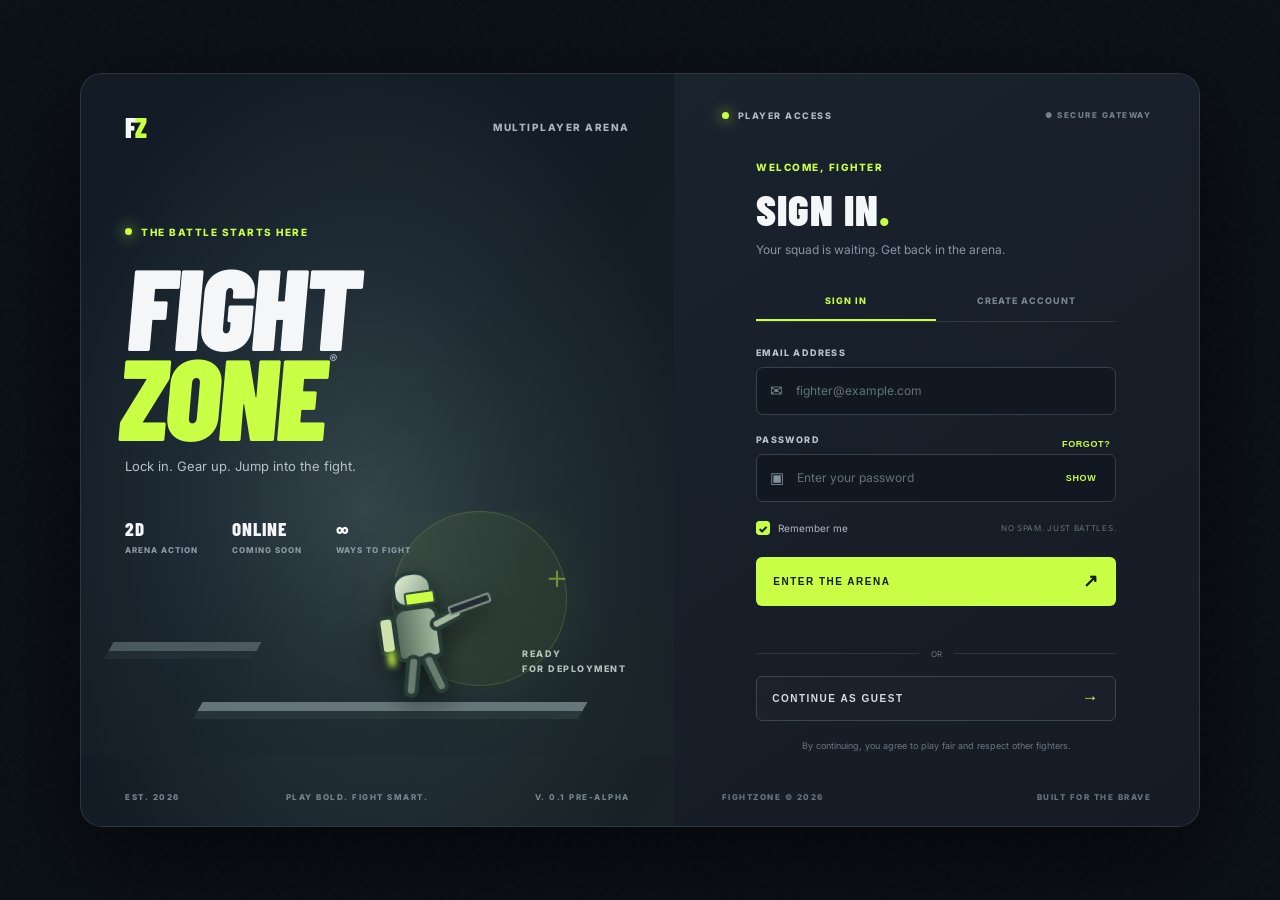
<file: index.html>
<!doctype html>
<html lang="en">
<head>
  <meta charset="UTF-8">
  <meta name="viewport" content="width=device-width, initial-scale=1, viewport-fit=cover">
  <meta name="theme-color" content="#10151d">
  <meta name="description" content="FIGHTZONE — Enter the arena.">
  <title>FIGHTZONE — Sign in</title>
  <link rel="preconnect" href="https://fonts.googleapis.com">
  <link rel="preconnect" href="https://fonts.gstatic.com" crossorigin>
  <link href="https://fonts.googleapis.com/css2?family=Barlow+Condensed:wght@600;700;800;900&family=Inter:wght@400;500;600;700;800&display=swap" rel="stylesheet">
  <link rel="stylesheet" href="style.css">
</head>
<body>
  <div class="grain" aria-hidden="true"></div>
  <main class="shell">
    <section class="hero" aria-label="FIGHTZONE game introduction">
      <div class="topline"><span class="brand-mark">F<span>Z</span></span><span class="top-tag">MULTIPLAYER ARENA</span></div>
      <div class="hero-copy">
        <p class="eyebrow"><i></i> THE BATTLE STARTS HERE</p>
        <h1>FIGHT<br><span>ZONE</span><b>®</b></h1>
        <p class="hero-description">Lock in. Gear up. Jump into the fight.</p>
        <div class="hero-stats"><div><strong>2D</strong><small>ARENA ACTION</small></div><div><strong>ONLINE</strong><small>COMING SOON</small></div><div><strong>∞</strong><small>WAYS TO FIGHT</small></div></div>
      </div>
      <div class="arena-art" aria-hidden="true">
        <div class="sun"></div><div class="platform platform-one"></div><div class="platform platform-two"></div>
        <div class="fighter"><div class="helmet"></div><div class="body"></div><div class="pack"></div><div class="arm"></div><div class="gun"></div><div class="leg leg-one"></div><div class="leg leg-two"></div></div>
        <span class="art-label">READY<br>FOR DEPLOYMENT</span>
        <div class="crosshair">＋</div>
      </div>
      <div class="hero-footer"><span>EST. 2026</span><span>PLAY BOLD. FIGHT SMART.</span><span>V. 0.1 PRE-ALPHA</span></div>
    </section>

    <section class="auth-panel">
      <div class="auth-top"><span class="status-dot"></span> PLAYER ACCESS <span class="secure">● SECURE GATEWAY</span></div>
      <div class="form-wrap">
        <div class="mobile-brand">FIGHT<span>ZONE</span></div>
        <p class="eyebrow">WELCOME, FIGHTER</p>
        <h2 id="form-title">SIGN IN<span>.</span></h2>
        <p class="subheading" id="form-subtitle">Your squad is waiting. Get back in the arena.</p>
        <div class="tabs" role="tablist" aria-label="Account access">
          <button class="tab active" id="signin-tab" type="button" role="tab" aria-selected="true">SIGN IN</button>
          <button class="tab" id="signup-tab" type="button" role="tab" aria-selected="false">CREATE ACCOUNT</button>
        </div>
        <form id="auth-form" novalidate>
          <label for="email">EMAIL ADDRESS</label>
          <div class="input-wrap"><span class="input-icon">✉</span><input id="email" name="email" type="email" placeholder="fighter@example.com" autocomplete="email" required></div>
          <div class="password-heading"><label for="password">PASSWORD</label><button class="text-button" id="forgot-button" type="button">FORGOT?</button></div>
          <div class="input-wrap"><span class="input-icon">▣</span><input id="password" name="password" type="password" placeholder="Enter your password" autocomplete="current-password" minlength="8" required><button class="text-button" id="toggle-password" type="button" aria-label="Show password">SHOW</button></div>
          <div class="confirm-field" id="confirm-field"><label for="confirm-password">CONFIRM PASSWORD</label><div class="input-wrap"><span class="input-icon">▣</span><input id="confirm-password" name="confirm-password" type="password" placeholder="Repeat your password" autocomplete="new-password" minlength="8"></div></div>
          <div class="form-options"><label class="check-label"><input type="checkbox" id="remember" checked><span></span> Remember me</label><span class="tiny-note">NO SPAM. JUST BATTLES.</span></div>
          <button class="submit-button" id="submit-button" type="submit"><span id="submit-label">ENTER THE ARENA</span><b>↗</b></button>
          <p class="message" id="form-message" role="status" aria-live="polite"></p>
        </form>
        <div class="divider"><span>OR</span></div>
        <button class="guest-button" id="guest-button" type="button">CONTINUE AS GUEST <span>→</span></button>
        <p class="legal">By continuing, you agree to play fair and respect other fighters.</p>
      </div>
      <div class="panel-bottom"><span>FIGHTZONE © 2026</span><span>BUILT FOR THE BRAVE</span></div>
    </section>
  </main>
  <script src="app.js"></script>
</body>
</html>
</file>
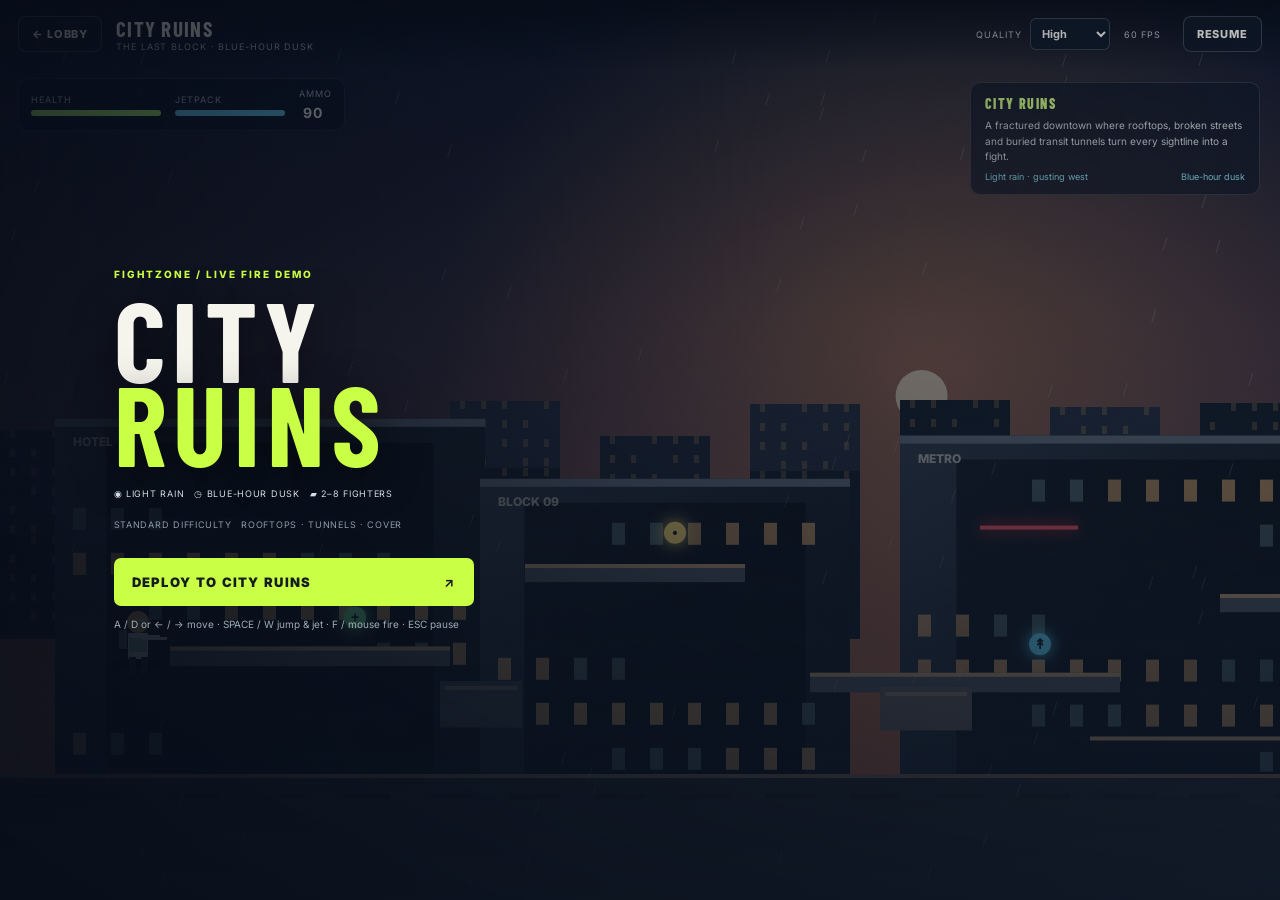
<file: game.html>
<!doctype html>
<html lang="en">
<head>
  <meta charset="utf-8">
  <meta name="viewport" content="width=device-width,initial-scale=1,maximum-scale=1,user-scalable=no,viewport-fit=cover">
  <meta name="theme-color" content="#111a27">
  <title>City Ruins — FIGHTZONE</title>
  <link rel="preconnect" href="https://fonts.googleapis.com">
  <link href="https://fonts.googleapis.com/css2?family=Barlow+Condensed:wght@700;800;900&family=Inter:wght@400;600;700;800&display=swap" rel="stylesheet">
  <link rel="stylesheet" href="game.css">
</head>
<body>
  <canvas id="game" aria-label="Playable City Ruins 2D shooter"></canvas><canvas id="rain" aria-hidden="true"></canvas>
  <header class="hud-top"><button id="back" class="hud-button">← LOBBY</button><div class="map-title"><b>CITY RUINS</b><span>THE LAST BLOCK · BLUE-HOUR DUSK</span></div><label class="quality-picker">QUALITY <select id="quality"><option>Low</option><option>Medium</option><option selected>High</option><option>Ultra</option></select></label><span id="fps" class="fps">60 FPS</span><button id="pause" class="hud-button">RESUME</button></header>
  <section class="vitals" aria-label="Fighter status"><div><span>HEALTH</span><i class="meter"><b id="health"></b></i></div><div><span>JETPACK</span><i class="meter jet"><b id="jetpack"></b></i></div><div class="ammo-label">AMMO <b id="ammo">90</b></div></section>
  <aside class="map-info"><strong id="mapName"></strong><span id="mapDescription"></span><div><span id="weather"></span><span id="time"></span></div></aside>
  <section class="controls" aria-label="Touch controls"><div class="move-controls"><button data-control="left" aria-label="Move left">◀</button><button data-control="right" aria-label="Move right">▶</button></div><div class="action-controls"><button data-control="fire" class="fire" aria-label="Fire weapon">FIRE</button><button data-control="jump" aria-label="Jump and jetpack">▲<small>JET</small></button></div></section>
  <div class="overlay" id="overlay"><div class="briefing"><p class="eyebrow">FIGHTZONE / LIVE FIRE DEMO</p><h1>CITY<br><span>RUINS</span></h1><p id="message" class="brief-description"></p><p class="details"><span>◉ LIGHT RAIN</span><span>◷ BLUE-HOUR DUSK</span><span>▰ 2–8 FIGHTERS</span></p><p id="mapDescription" class="brief-description"></p><div class="brief-meta"><span>STANDARD DIFFICULTY</span><span>ROOFTOPS · TUNNELS · COVER</span></div><button id="start" class="start-button">DEPLOY TO CITY RUINS <b>↗</b></button><p class="instructions">A / D or ← / → move · SPACE / W jump & jet · F / mouse fire · ESC pause</p></div></div>
  <script type="module" src="js/game.js"></script>
</body>
</html>
</file>
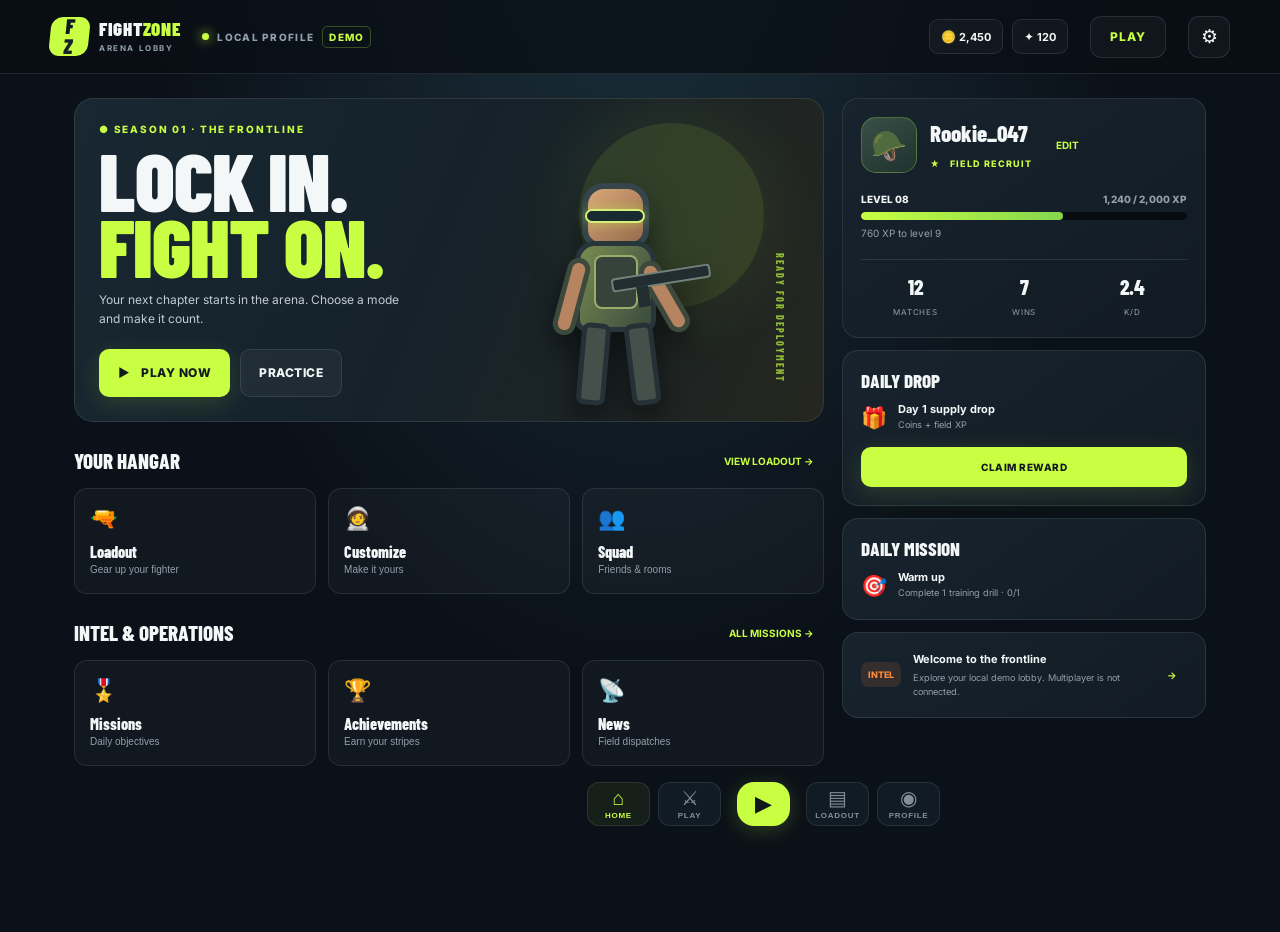
<file: lobby.html>
<!doctype html>
<html lang="en">
<head>
  <meta charset="UTF-8">
  <meta name="viewport" content="width=device-width, initial-scale=1, viewport-fit=cover">
  <meta name="theme-color" content="#0b1118">
  <meta name="description" content="FIGHTZONE — your fighter lobby.">
  <title>FIGHTZONE — Lobby</title>
  <link rel="preconnect" href="https://fonts.googleapis.com">
  <link rel="preconnect" href="https://fonts.gstatic.com" crossorigin>
  <link href="https://fonts.googleapis.com/css2?family=Barlow+Condensed:wght@600;700;800;900&family=Inter:wght@400;500;600;700;800&display=swap" rel="stylesheet">
  <link rel="stylesheet" href="lobby.css">
</head>
<body>
  <div class="ambient ambient-a" aria-hidden="true"></div><div class="ambient ambient-b" aria-hidden="true"></div>
  <header class="topbar">
    <a class="brand" href="#home" aria-label="FIGHTZONE home"><span class="brand-icon">F<span>Z</span></span><span>FIGHT<span>ZONE</span><small>ARENA LOBBY</small></span></a>
    <div class="top-status"><i></i> LOCAL PROFILE <span class="beta">DEMO</span></div>
    <div class="wallet"><span>🪙 <b id="coin-count">2,450</b></span><span>✦ <b id="gem-count">120</b></span></div>
    <a class="icon-button" href="game.html" aria-label="Play City Ruins" title="Play City Ruins" style="display:grid;place-items:center;width:auto;min-width:76px;padding:0 12px;color:#c8ff42;text-decoration:none;font-size:12px;font-weight:800;letter-spacing:.08em">PLAY</a>
    <button class="icon-button" data-screen="settings" aria-label="Open settings">⚙</button>
  </header>
  <main id="app" class="app-main" tabindex="-1"></main>
  <nav class="bottom-nav" aria-label="Main navigation">
    <button class="nav-item active" data-screen="home"><span>⌂</span><small>HOME</small></button>
    <button class="nav-item" data-screen="modes"><span>⚔</span><small>PLAY</small></button>
    <button class="nav-item nav-play" data-screen="modes" aria-label="Play"><span>▶</span></button>
    <button class="nav-item" data-screen="inventory"><span>▤</span><small>LOADOUT</small></button>
    <button class="nav-item" data-screen="profile"><span>◉</span><small>PROFILE</small></button>
  </nav>
  <div class="toast" id="toast" role="status" aria-live="polite"></div>
  <script src="lobby.js"></script>
</body>
</html>
</file>
<file: style.css>
:root{--bg:#10151d;--panel:#171e28;--muted:#8793a2;--text:#f4f6f8;--lime:#c9ff45;--line:rgba(255,255,255,.1)}*{box-sizing:border-box}html,body{margin:0;min-height:100%;background:#0b1017;color:var(--text);font-family:Inter,Arial,sans-serif}body{min-height:100vh;display:grid;place-items:center;padding:34px;overflow-x:hidden}.grain{position:fixed;inset:0;pointer-events:none;opacity:.12;background-image:url("data:image/svg+xml,%3Csvg viewBox='0 0 180 180' xmlns='http://www.w3.org/2000/svg'%3E%3Cfilter id='n'%3E%3CfeTurbulence type='fractalNoise' baseFrequency='.9' numOctaves='3' stitchTiles='stitch'/%3E%3C/filter%3E%3Crect width='100%25' height='100%25' filter='url(%23n)' opacity='.22'/%3E%3C/svg%3E")}.shell{width:min(1120px,100%);min-height:690px;display:grid;grid-template-columns:1.06fr .94fr;background:#141b25;border:1px solid rgba(255,255,255,.12);border-radius:22px;overflow:hidden;box-shadow:0 35px 100px #0009;position:relative}.hero{padding:36px 44px 24px;position:relative;overflow:hidden;background:radial-gradient(ellipse at 48% 58%,#35444b 0,#202d36 37%,#131c26 76%)}.hero:after{content:"";position:absolute;inset:0;background:linear-gradient(130deg,transparent 45%,#c9ff4508);pointer-events:none}.topline,.hero-footer{display:flex;align-items:center;justify-content:space-between;position:relative;z-index:2}.brand-mark{font:900 28px 'Barlow Condensed',sans-serif;letter-spacing:-2px}.brand-mark span{color:var(--lime)}.top-tag,.hero-footer,.auth-top,.eyebrow,.hero-stats small,.art-label,.label,.tabs,.submit-button,.guest-button,.panel-bottom{font-size:10px;font-weight:800;letter-spacing:1.5px}.top-tag{color:#aab4bf}.hero-copy{position:relative;z-index:2;margin-top:82px}.eyebrow{color:var(--lime);display:flex;align-items:center;gap:9px}.eyebrow i,.status-dot{width:7px;height:7px;background:var(--lime);border-radius:50%;box-shadow:0 0 14px #c9ff45;display:inline-block}.hero h1{font:900 clamp(76px,9vw,122px)/.78 'Barlow Condensed',Impact,sans-serif;letter-spacing:-3px;margin:23px 0 18px;transform:skew(-5deg)}.hero h1 span{color:var(--lime)}.hero h1 b{font:700 12px Inter;vertical-align:top;color:#a8b2bc;letter-spacing:0}.hero-description{font-size:13px;color:#b4c0ca}.hero-stats{display:flex;gap:34px;margin-top:43px}.hero-stats div{display:grid;gap:5px}.hero-stats strong{font:800 19px 'Barlow Condensed';letter-spacing:1px}.hero-stats small{font-size:8px;color:#8d9aa6;letter-spacing:1px}.arena-art{position:absolute;bottom:70px;left:0;width:100%;height:245px;overflow:hidden;background:linear-gradient(180deg,transparent,#17232b55)}.sun{position:absolute;width:175px;height:175px;border-radius:50%;background:#c9ff4510;border:1px solid #c9ff4528;right:18%;top:0;box-shadow:0 0 70px #c9ff4510}.platform{position:absolute;height:9px;background:#65747a;transform:skew(-30deg);box-shadow:0 8px 0 #26343a}.platform-one{width:65%;left:20%;bottom:45px}.platform-two{width:25%;left:5%;bottom:105px;opacity:.65}.fighter{position:absolute;left:48%;bottom:53px;width:100px;height:140px;transform:rotate(-8deg);filter:drop-shadow(0 12px 12px #0008)}.helmet{position:absolute;left:32px;top:8px;width:42px;height:37px;border-radius:45% 45% 35% 35%;background:linear-gradient(130deg,#e4f0d1,#859e91);border:4px solid #243b3b}.helmet:after{content:"";position:absolute;right:-5px;top:17px;width:27px;height:10px;background:var(--lime);border:2px solid #344b40;border-radius:3px}.body{position:absolute;left:29px;top:43px;width:47px;height:55px;background:linear-gradient(90deg,#596b60,#a4b9a0);border:4px solid #253a37;border-radius:13px 12px 8px 8px}.pack{position:absolute;left:13px;top:49px;width:19px;height:40px;background:#d0e0b1;border:4px solid #263b36;border-radius:7px}.pack:after{content:"";position:absolute;bottom:-15px;left:3px;width:7px;height:15px;background:var(--lime);filter:blur(3px)}.arm{position:absolute;left:65px;top:53px;width:37px;height:14px;background:#a6b99e;border:4px solid #263b36;border-radius:10px;transform:rotate(-20deg)}.gun{position:absolute;left:86px;top:44px;width:44px;height:10px;background:#202a32;border:2px solid #83918b;border-radius:2px;transform:rotate(-12deg)}.leg{position:absolute;top:91px;width:15px;height:43px;background:#697b70;border:4px solid #263b36;border-radius:7px}.leg-one{left:34px;transform:rotate(13deg)}.leg-two{left:57px;transform:rotate(-18deg)}.art-label{position:absolute;right:8%;bottom:80px;color:#b4c0bd;font-size:9px;line-height:1.7}.crosshair{position:absolute;right:17%;top:45px;color:#c9ff4570;font-size:32px}.hero-footer{position:absolute;bottom:24px;left:44px;right:44px;color:#778590;font-size:8px}.auth-panel{background:linear-gradient(145deg,#1a222d,#141b25);display:flex;flex-direction:column;justify-content:space-between;padding:36px 48px 24px}.auth-top{color:#aeb8c2;font-size:9px;display:flex;align-items:center;gap:9px}.secure{margin-left:auto;color:#74818c;font-size:8px}.form-wrap{width:100%;max-width:360px;margin:30px auto}.mobile-brand{display:none}.form-wrap>.eyebrow{margin-bottom:10px}.form-wrap h2{font:900 43px 'Barlow Condensed',sans-serif;letter-spacing:1px;margin:0}.form-wrap h2 span{color:var(--lime)}.subheading{font-size:12px;color:#8995a2;margin:7px 0 25px}.tabs{display:grid;grid-template-columns:1fr 1fr;border-bottom:1px solid var(--line);margin-bottom:25px}.tab{border:0;background:transparent;color:#778390;padding:13px 5px;font:800 9px Inter;letter-spacing:1px;cursor:pointer;border-bottom:2px solid transparent}.tab.active{color:var(--lime);border-color:var(--lime)}form>label,.password-heading label,.confirm-field>label{display:block;color:#b9c3cc;font-size:9px;font-weight:800;letter-spacing:1.2px;margin-bottom:9px}.input-wrap{height:48px;border:1px solid #35414e;background:#111821;border-radius:7px;display:flex;align-items:center;padding:0 13px;margin-bottom:19px;transition:.2s}.input-wrap:focus-within{border-color:var(--lime);box-shadow:0 0 0 3px #c9ff4512}.input-icon{font-size:15px;color:#82909c;margin-right:11px}.input-wrap input{width:100%;min-width:0;background:transparent;border:0;outline:0;color:#f4f6f8;font:12px Inter}.input-wrap input::placeholder{color:#65717d}.password-heading{display:flex;justify-content:space-between}.text-button,.eye-button{background:none;border:0;color:var(--lime);font-size:9px;font-weight:800;cursor:pointer;letter-spacing:.6px}.eye-button{font-size:16px;color:#87939f}.confirm-field{display:none}.confirm-field.visible{display:block}.form-options{display:flex;align-items:center;justify-content:space-between;margin:0 0 22px}.check-label{font-size:10px;color:#aeb8c2;display:flex;align-items:center;gap:8px;cursor:pointer}.check-label input{position:absolute;opacity:0}.check-label span{width:14px;height:14px;border:1px solid #53616d;border-radius:3px;display:inline-block}.check-label input:checked+span{background:var(--lime);border-color:var(--lime)}.check-label input:checked+span:after{content:"✓";display:block;color:#172019;font-size:11px;text-align:center;font-weight:900}.tiny-note{font-size:8px;color:#65727f;letter-spacing:.7px}.submit-button{width:100%;height:49px;border:0;border-radius:6px;background:var(--lime);color:#151d17;display:flex;align-items:center;justify-content:space-between;padding:0 17px;cursor:pointer;transition:.2s}.submit-button:hover{background:#dcff83;transform:translateY(-2px);box-shadow:0 8px 24px #c9ff4525}.submit-button b{font-size:18px}.message{min-height:17px;margin:9px 0 0;font-size:10px;line-height:1.5;color:#ffc477}.message.success{color:var(--lime)}.divider{display:flex;align-items:center;gap:12px;color:#687581;font-size:8px;margin:17px 0}.divider:before,.divider:after{content:"";height:1px;background:var(--line);flex:1}.guest-button{height:45px;width:100%;border:1px solid #3a4652;border-radius:6px;background:#ffffff04;color:#d5dce2;cursor:pointer;display:flex;align-items:center;justify-content:space-between;padding:0 15px}.guest-button:hover{border-color:#87939f;background:#ffffff08}.guest-button span{font-size:17px;color:var(--lime)}.legal{text-align:center;color:#697683;font-size:9px;line-height:1.6;margin-top:18px}.panel-bottom{display:flex;justify-content:space-between;color:#687581;font-size:8px}.auth-panel button:focus-visible{outline:2px solid var(--lime);outline-offset:3px}@media(max-width:850px){body{padding:16px}.shell{grid-template-columns:.9fr 1.1fr;min-height:650px}.hero{padding:28px}.auth-panel{padding:28px}.hero-copy{margin-top:90px}.hero h1{font-size:90px}.hero-stats{gap:18px}.hero-footer{left:28px;right:28px}.arena-art{bottom:65px}}@media(max-width:640px){body{padding:0;display:block;background:#141b25}.shell{width:100%;min-height:100vh;border:0;border-radius:0;display:flex;flex-direction:column}.hero{min-height:225px;padding:20px 23px;background:radial-gradient(ellipse at 75% 80%,#35444b,#17232d 70%)}.topline{height:30px}.brand-mark{font-size:24px}.top-tag{font-size:8px}.hero-copy{margin-top:26px}.hero-copy>.eyebrow{font-size:8px;margin:0}.hero h1{font-size:58px;line-height:.78;margin:13px 0 9px;letter-spacing:-1px}.hero-description{font-size:10px;margin:0}.hero-stats,.arena-art,.hero-footer{display:none}.auth-panel{flex:1;padding:24px 25px 20px}.auth-top{font-size:8px}.form-wrap{margin:30px auto 35px;max-width:420px}.mobile-brand{display:block;font:900 19px 'Barlow Condensed';letter-spacing:1px;margin-bottom:25px}.mobile-brand span{color:var(--lime)}.form-wrap h2{font-size:38px}.subheading{margin-bottom:20px}.panel-bottom{font-size:7px}}@media(prefers-reduced-motion:reduce){*,*:before,*:after{scroll-behavior:auto!important;transition:none!important;animation:none!important}}
</file>
<file: game.css>
*{box-sizing:border-box}html,body{margin:0;width:100%;height:100%;overflow:hidden;background:#101b2a;color:#f5f4ed;font-family:Inter,Arial,sans-serif;touch-action:none}#game,#rain{position:fixed;inset:0;width:100%;height:100%;display:block}#rain{pointer-events:none;z-index:2}.hud-top{position:fixed;z-index:3;top:0;left:0;right:0;height:68px;padding:env(safe-area-inset-top) 18px 0;display:flex;align-items:center;gap:14px;background:linear-gradient(180deg,rgba(8,14,24,.82),transparent)}.hud-button{border:1px solid #ffffff30;color:#f5f4ed;background:#111b2acc;border-radius:8px;padding:10px 13px;font:800 11px Inter,sans-serif;letter-spacing:.08em;cursor:pointer}.map-title{display:flex;flex-direction:column;margin-right:auto}.map-title b,.briefing h1{font-family:'Barlow Condensed',Impact,sans-serif;letter-spacing:.06em}.map-title b{font-size:21px}.map-title span,.quality-picker,.fps{font-size:9px;letter-spacing:.1em;color:#bac7d0}.quality-picker{display:flex;align-items:center;gap:8px}.quality-picker select{border:1px solid #ffffff30;border-radius:6px;padding:7px;background:#111b2a;color:white;font:700 11px Inter,sans-serif}.fps{min-width:45px}.vitals{position:fixed;z-index:3;top:78px;left:18px;display:grid;grid-template-columns:130px 110px auto;align-items:center;gap:14px;background:#0b1427aa;border:1px solid #ffffff1a;border-radius:10px;padding:9px 12px}.vitals>div{display:grid;gap:5px;font-size:9px;letter-spacing:.12em;color:#c4cbd0}.meter{height:6px;width:100%;background:#ffffff26;border-radius:8px;overflow:hidden}.meter b{display:block;width:100%;height:100%;background:#b4ff76;transition:width .15s}.meter.jet b{background:#69d9ff}.ammo-label{white-space:nowrap}.ammo-label b{color:#fff;font-size:14px;margin-left:4px}.map-info{position:fixed;z-index:2;right:20px;top:82px;width:min(290px,32vw);padding:12px 14px;border:1px solid #ffffff20;border-radius:10px;background:#101929a8;backdrop-filter:blur(8px);display:grid;gap:6px}.map-info strong{font:800 14px 'Barlow Condensed',Impact,sans-serif;letter-spacing:.1em;color:#d4ff87}.map-info>span{font-size:10px;line-height:1.55;color:#d1d8dd}.map-info div{display:flex;justify-content:space-between;font-size:9px;color:#8fdcf0}.controls{position:fixed;z-index:3;inset:auto 0 max(18px,env(safe-area-inset-bottom)) 0;display:none;align-items:flex-end;justify-content:space-between;padding:0 5vw;pointer-events:none}.move-controls,.action-controls{display:flex;align-items:flex-end;gap:12px;pointer-events:auto}.controls button{width:62px;height:62px;border:1px solid #ffffff45;border-radius:50%;background:#152338aa;color:#f4f4ed;font-size:22px;font-weight:800;touch-action:none;user-select:none;backdrop-filter:blur(5px)}.controls button:active{background:#c9ff45;color:#18202a}.controls .fire{width:77px;height:77px;background:#ee644dcc;border-color:#ffb397;font-size:13px;letter-spacing:.1em}.controls small{display:block;font-size:8px;letter-spacing:.1em}.overlay{position:fixed;z-index:5;inset:0;display:grid;place-items:center;padding:24px;background:linear-gradient(90deg,rgba(6,12,23,.82),rgba(7,13,23,.22)),linear-gradient(0deg,#101a2bb5,transparent 65%);transition:opacity .25s}.overlay.hidden{opacity:0;pointer-events:none}.briefing{width:min(520px,100%);margin-right:auto;margin-left:clamp(0px,7vw,100px)}.eyebrow{font-size:10px;font-weight:800;letter-spacing:.2em;color:#c9ff45}.briefing h1{font-size:clamp(66px,12vw,112px);line-height:.75;margin:16px 0 24px;text-shadow:0 8px 40px #0008}.briefing h1 span{color:#c9ff45}.brief-description{max-width:430px;color:#c9d0d7;font-size:13px;line-height:1.7}.details,.brief-meta{display:flex;flex-wrap:wrap;gap:10px;margin:20px 0;color:#d2dfdf;font-size:9px;letter-spacing:.08em}.brief-meta{color:#8e9ba8}.start-button{margin-top:8px;width:min(360px,100%);padding:16px 18px;border:0;border-radius:7px;background:#c9ff45;color:#151c20;font:900 13px Inter,sans-serif;letter-spacing:.1em;text-align:left;cursor:pointer}.start-button b{float:right}.instructions{color:#9eabb6;font-size:10px;line-height:1.6}.@media(pointer:coarse){.controls{display:flex}.map-info{display:none}.hud-top{padding-left:12px;padding-right:12px}.quality-picker{display:none}.briefing{margin:0}.overlay{background:linear-gradient(90deg,rgba(6,12,23,.85),rgba(7,13,23,.4))}}@media(max-width:600px){.hud-top{height:62px;gap:7px}.hud-button{padding:9px 8px;font-size:9px}.map-title b{font-size:17px}.map-title span{font-size:7px}.fps{display:none}.vitals{top:69px;left:10px;grid-template-columns:85px 65px auto;gap:8px;padding:7px 9px}.briefing h1{font-size:75px}.brief-description{font-size:12px}.brief-meta{font-size:8px}.controls{padding:0 4vw}.controls button{width:54px;height:54px}.controls .fire{width:68px;height:68px}}@media(orientation:landscape) and (max-height:500px){.controls{padding:0 4vw 10px}.controls button{width:52px;height:52px}.controls .fire{width:65px;height:65px}.briefing h1{font-size:60px;margin:10px 0}.briefing{max-width:460px}.brief-description{font-size:11px}.brief-meta,.details{margin:10px 0}.instructions{margin:8px 0}.vitals{top:65px}}@media(prefers-reduced-motion:reduce){*{scroll-behavior:auto!important;transition:none!important}}
</file>
<file: lobby.css>
@import url('https://fonts.googleapis.com/css2?family=Barlow+Condensed:wght@600;700;800;900&family=Inter:wght@400;500;600;700;800&display=swap');
:root{--bg:#0b1118;--panel:#131d27;--panel2:#182531;--line:rgba(222,239,250,.1);--text:#f4f7f8;--muted:#91a0ad;--lime:#c8ff42;--orange:#ff8b38;--cyan:#5be3dc;--font:'Inter',sans-serif;--display:'Barlow Condensed',sans-serif}*{box-sizing:border-box}html{min-height:100%;background:var(--bg);scroll-behavior:smooth}body{margin:0;min-height:100vh;color:var(--text);font-family:var(--font);background:radial-gradient(ellipse at 50% -20%,#1d3340 0,transparent 55%),var(--bg);padding-bottom:calc(88px + env(safe-area-inset-bottom));overflow-x:hidden}.ambient{position:fixed;pointer-events:none;filter:blur(100px);opacity:.12;border-radius:50%;z-index:-1}.ambient-a{width:260px;height:260px;background:#a5ef37;top:24%;left:-170px}.ambient-b{width:300px;height:300px;background:#ff753c;top:70%;right:-200px}.topbar{height:74px;padding:0 max(18px,calc((100vw - 1180px)/2));display:flex;align-items:center;gap:22px;border-bottom:1px solid var(--line);background:rgba(9,15,21,.78);backdrop-filter:blur(18px);position:sticky;top:0;z-index:5}.brand{display:flex;align-items:center;gap:10px;color:var(--text);font-family:var(--display);font-weight:900;letter-spacing:.7px;font-size:19px;text-decoration:none;line-height:.9}.brand>span:last-child>span{color:var(--lime)}.brand small{display:block;color:var(--muted);font:700 8px var(--font);letter-spacing:1.6px;margin-top:5px}.brand-icon{height:39px;width:39px;display:grid;place-items:center;background:var(--lime);color:#101820;border-radius:11px;font-size:21px;transform:skew(-6deg)}.brand-icon span{color:#16212a}.top-status{font-size:10px;letter-spacing:1.3px;font-weight:800;color:var(--muted);display:flex;align-items:center;gap:8px}.top-status i,.online-dot{height:7px;width:7px;background:var(--lime);border-radius:50%;box-shadow:0 0 12px var(--lime)}.beta{color:var(--lime);border:1px solid #c8ff4240;padding:4px 6px;border-radius:5px}.wallet{margin-left:auto;display:flex;gap:9px}.wallet span{font-size:12px;background:#ffffff09;border:1px solid var(--line);padding:9px 11px;border-radius:9px}.wallet b{font-size:11px}.icon-button{width:42px;height:42px;background:#ffffff09;border:1px solid var(--line);border-radius:11px;color:var(--text);font-size:19px;cursor:pointer}.app-main{max-width:1180px;margin:0 auto;padding:24px 24px 36px;min-height:calc(100vh - 162px)}.screen{animation:appear .24s ease both}@keyframes appear{from{opacity:0;transform:translateY(7px)}to{opacity:1;transform:none}}.eyebrow{font-size:10px;font-weight:800;letter-spacing:1.8px;color:var(--lime);margin:0 0 9px}.screen-heading{font:800 clamp(29px,5vw,43px)/.95 var(--display);text-transform:uppercase;margin:0}.screen-lead{font-size:13px;color:var(--muted);line-height:1.6;margin:9px 0 22px}.home-grid{display:grid;grid-template-columns:minmax(0,1.65fr) minmax(270px,.8fr);gap:18px}.hero-card{min-height:315px;position:relative;overflow:hidden;border:1px solid var(--line);border-radius:19px;background:linear-gradient(112deg,#182731 0%,#15222b 47%,#25261f 100%);padding:24px;display:flex;align-items:center}.hero-copy{position:relative;z-index:2;max-width:53%}.hero-copy h1{font:900 clamp(42px,8vw,82px)/.8 var(--display);letter-spacing:-1px;margin:12px 0}.hero-copy h1 span{color:var(--lime)}.hero-copy p:not(.eyebrow){font-size:12px;color:#c0ccd2;line-height:1.6;max-width:300px}.hero-art{position:absolute;right:5%;bottom:0;width:45%;height:100%;display:flex;align-items:flex-end;justify-content:center}.art-sun{position:absolute;width:185px;height:185px;border-radius:50%;background:#c9ff4220;top:24px;right:22px;box-shadow:0 0 75px #c9ff421a}.fighter{position:relative;width:120px;height:230px;margin-bottom:8px;filter:drop-shadow(0 15px 15px #0008);animation:bob 3s ease-in-out infinite}.fighter .head{position:absolute;width:67px;height:65px;top:0;left:25px;border-radius:22px 22px 18px 18px;background:linear-gradient(140deg,#d9a878,#976b4e);border:6px solid #35454b}.fighter .visor{position:absolute;z-index:2;top:26px;left:28px;width:60px;height:14px;background:#172b30;border:2px solid #d4ef76;border-radius:8px;box-shadow:0 0 12px #c8ff4270}.fighter .torso{position:absolute;top:58px;left:18px;width:81px;height:91px;border-radius:20px 20px 12px 12px;background:linear-gradient(120deg,#788c52,#394b3d);border:5px solid #26363a}.fighter .vest{position:absolute;top:72px;left:37px;width:44px;height:54px;background:#35433a;border:2px solid #9aab6b;border-radius:8px}.fighter .arm{position:absolute;top:74px;width:23px;height:79px;border-radius:13px;background:#b78461;border:5px solid #3c493c}.fighter .arm.one{left:3px;transform:rotate(15deg)}.fighter .arm.two{right:1px;transform:rotate(-30deg)}.fighter .gun{position:absolute;z-index:3;top:88px;right:-34px;width:100px;height:14px;border-radius:4px;background:#222d31;border:2px solid #73817a;transform:rotate(-9deg)}.fighter .gun:after{content:'';position:absolute;left:22px;top:10px;width:12px;height:21px;background:#222d31}.fighter .leg{position:absolute;top:140px;width:29px;height:82px;background:#46504a;border:5px solid #253136;border-radius:8px}.fighter .leg.one{left:22px;transform:rotate(5deg)}.fighter .leg.two{right:20px;transform:rotate(-7deg)}.art-caption{position:absolute;right:0;top:48%;font:800 10px var(--display);color:#c8ff42a8;letter-spacing:2px;writing-mode:vertical-rl}.action-row{display:flex;gap:10px;margin-top:20px;flex-wrap:wrap}.button{min-height:48px;padding:0 18px;border-radius:10px;border:1px solid transparent;font:800 12px var(--font);letter-spacing:.5px;cursor:pointer;transition:transform .18s,filter .18s,background .18s}.button:active,.nav-item:active{transform:scale(.97)}.button:hover{filter:brightness(1.08)}.button-primary{background:var(--lime);color:#121a1e;box-shadow:0 6px 24px #c8ff4225}.button-secondary{background:#ffffff0b;border-color:var(--line);color:var(--text)}.button-orange{background:var(--orange);color:#171717}.button:disabled{opacity:.45;cursor:not-allowed}.panel{background:linear-gradient(145deg,#17232d,#121b24);border:1px solid var(--line);border-radius:16px;padding:18px}.player-card{display:flex;flex-direction:column;justify-content:space-between}.player-ident{display:flex;align-items:center;gap:13px}.avatar{height:56px;width:56px;border-radius:15px;display:grid;place-items:center;font-size:29px;background:linear-gradient(145deg,#385047,#20322f);border:1px solid #bcff4645}.player-ident h2{margin:0 0 4px;font:800 23px var(--display)}.rank{font-size:9px;color:var(--lime);font-weight:800;letter-spacing:1.2px}.level-row{display:flex;justify-content:space-between;align-items:center;font-size:10px;font-weight:800;margin:20px 0 7px}.level-row span:last-child{color:var(--muted)}.xp-track{height:8px;background:#070c10;border-radius:9px;overflow:hidden}.xp-fill{height:100%;width:62%;background:linear-gradient(90deg,var(--lime),#84d64e);border-radius:9px}.xp-caption{margin-top:7px;color:var(--muted);font-size:10px}.quick-stats{display:grid;grid-template-columns:repeat(3,1fr);margin-top:20px;padding-top:14px;border-top:1px solid var(--line);text-align:center}.quick-stats strong{display:block;font:800 21px var(--display)}.quick-stats small{font-size:8px;color:var(--muted);letter-spacing:.8px}.section-row{display:flex;align-items:center;justify-content:space-between;margin:23px 0 11px}.section-row h2{font:800 21px var(--display);margin:0;text-transform:uppercase}.text-link{color:var(--lime);background:none;border:0;font:700 10px var(--font);cursor:pointer;padding:10px}.tiles{display:grid;grid-template-columns:repeat(3,1fr);gap:12px}.tile{background:#ffffff08;border:1px solid var(--line);border-radius:13px;padding:15px;min-height:106px;cursor:pointer;text-align:left;color:var(--text);transition:.2s}.tile:hover{border-color:#c8ff4270;transform:translateY(-2px)}.tile-icon{font-size:22px;display:block;margin-bottom:10px}.tile b{font:800 16px var(--display);display:block}.tile small{font-size:10px;color:var(--muted)}.home-side{display:grid;gap:12px;align-content:start}.side-title{font:800 19px var(--display);margin:0 0 10px}.mission{display:flex;gap:11px;align-items:center}.mission-icon{font-size:21px}.mission p{font-size:11px;line-height:1.4;margin:0;flex:1}.mission small{color:var(--muted)}.mini-progress{height:5px;background:#080e12;border-radius:5px;margin-top:7px}.mini-progress i{display:block;height:100%;width:65%;background:var(--lime);border-radius:5px}.reward-card{display:flex;align-items:center;gap:12px;background:linear-gradient(110deg,#3b3423,#20251e);border-color:#d6a64a35}.reward-art{font-size:27px}.reward-card p{flex:1;font-size:11px;color:#d4d7cf;line-height:1.45}.reward-card b{display:block;color:#fff;font-size:12px}.small-button{min-height:40px;padding:0 12px;font-size:10px}.news-card{display:flex;gap:12px;align-items:center}.news-badge{background:#ff8b3820;color:var(--orange);font-size:9px;font-weight:800;padding:7px;border-radius:7px}.news-card p{font-size:11px;margin:0;line-height:1.5}.news-card small{display:block;color:var(--muted);margin-top:4px}.mode-grid{display:grid;grid-template-columns:repeat(3,1fr);gap:13px}.mode-card{min-height:190px;display:flex;flex-direction:column;align-items:flex-start;position:relative;overflow:hidden}.mode-icon{font-size:28px;margin-bottom:10px}.mode-card h3{margin:0 0 7px;font:800 23px var(--display)}.mode-card p{margin:0 0 14px;color:var(--muted);font-size:11px;line-height:1.5;max-width:270px}.mode-footer{display:flex;align-items:center;justify-content:space-between;width:100%;margin-top:auto}.mode-count{font-size:9px;color:#b9c3c9}.coming{font-size:8px;font-weight:800;letter-spacing:.6px;color:#ffc17e;background:#ff9b2b18;padding:6px 7px;border-radius:6px}.live{color:var(--lime);background:#c8ff4214}.screen-toolbar{display:flex;gap:8px;overflow:auto;padding:2px 0 12px;scrollbar-width:none}.screen-toolbar::-webkit-scrollbar{display:none}.chip{white-space:nowrap;min-height:40px;padding:0 14px;color:#bdc7cd;background:#ffffff08;border:1px solid var(--line);border-radius:9px;font-size:10px;font-weight:800;cursor:pointer}.chip.active{color:var(--bg);background:var(--lime);border-color:var(--lime)}.item-grid{display:grid;grid-template-columns:repeat(4,1fr);gap:12px}.item-card{position:relative;min-height:190px;display:flex;flex-direction:column;align-items:flex-start;gap:9px}.item-preview{height:76px;width:100%;display:grid;place-items:center;border-radius:10px;background:radial-gradient(circle,#ffffff10,transparent 65%),#0c141b;font-size:37px}.rarity{position:absolute;right:12px;top:12px;font-size:8px;font-weight:800;text-transform:uppercase;letter-spacing:.7px;color:var(--rarity,#b9c7ce)}.rarity:before{content:'';display:inline-block;width:5px;height:5px;background:currentColor;border-radius:50%;margin:0 5px 1px 0}.item-card h3{font:800 18px var(--display);margin:0}.item-card p{font-size:9px;color:var(--muted);margin:0}.item-card .button{width:100%;min-height:39px;margin-top:auto}.equipped-tag{color:var(--lime);font-weight:800;font-size:9px}.weapon-layout{display:grid;grid-template-columns:1fr 1fr;gap:14px}.weapon-feature{min-height:230px;display:flex;flex-direction:column;justify-content:space-between}.weapon-emoji{font-size:70px;text-align:center;padding:20px}.weapon-feature h3{font:800 27px var(--display);margin:0}.stat-list{display:grid;gap:11px}.stat-line{display:grid;grid-template-columns:82px 1fr 28px;gap:8px;align-items:center;font-size:9px;color:var(--muted)}.stat-line i{height:6px;background:#080e12;border-radius:4px;overflow:hidden}.stat-line i b{height:100%;display:block;background:linear-gradient(90deg,var(--lime),#85d552)}.stat-line strong{color:var(--text);text-align:right}.subheading{font:800 19px var(--display);margin:20px 0 10px}.custom-grid{display:grid;grid-template-columns:1fr 1fr;gap:14px}.character-preview{min-height:290px;position:relative;display:grid;place-items:center;overflow:hidden;background:radial-gradient(circle at 50% 40%,#c8ff4219,transparent 52%),#101922}.character-preview .fighter{transform:scale(1.13);transform-origin:bottom center;margin-bottom:10px}.preview-label{position:absolute;left:15px;top:15px;font-size:9px;color:var(--muted);letter-spacing:1px}.options{display:flex;flex-wrap:wrap;gap:8px}.swatch{width:42px;height:42px;border-radius:11px;border:2px solid transparent;cursor:pointer}.swatch.selected{border-color:white;box-shadow:0 0 0 2px var(--lime)}.setting-row{display:flex;gap:18px;align-items:center;justify-content:space-between;padding:15px 0;border-bottom:1px solid var(--line)}.setting-row:last-child{border:0}.setting-copy strong{font-size:12px;display:block}.setting-copy small{color:var(--muted);font-size:10px;display:block;margin-top:4px}.setting-control{min-width:145px;display:flex;justify-content:flex-end;align-items:center;gap:8px}.setting-control select,.setting-control input[type=range]{width:145px}.setting-control select,.select-control{min-height:42px;padding:0 10px;background:#0b131a;color:var(--text);border:1px solid var(--line);border-radius:8px;font:600 11px var(--font)}input[type=range]{accent-color:var(--lime)}.toggle{appearance:none;width:44px;height:25px;background:#3a4650;border-radius:20px;position:relative;cursor:pointer;transition:.2s}.toggle:before{content:'';position:absolute;width:19px;height:19px;top:3px;left:3px;border-radius:50%;background:white;transition:.2s}.toggle:checked{background:#9cd532}.toggle:checked:before{left:22px;background:#172016}.setting-group{margin-bottom:13px}.setting-group h3{font:800 18px var(--display);margin:0;padding:4px 0}.social-grid{display:grid;grid-template-columns:1.2fr .8fr;gap:14px}.friend-row{display:flex;align-items:center;gap:10px;padding:12px 0;border-bottom:1px solid var(--line)}.friend-row:last-child{border:0}.friend-avatar{height:39px;width:39px;border-radius:11px;background:#263743;display:grid;place-items:center;font-size:20px}.friend-meta{flex:1}.friend-meta b{font-size:11px}.friend-meta small{display:block;color:var(--muted);font-size:9px;margin-top:4px}.social-note{background:#ffb84812;border:1px solid #ffb8482a;border-radius:9px;padding:12px;color:#e4c58e;font-size:10px;line-height:1.5;margin:12px 0}.form-input{width:100%;height:44px;border:1px solid var(--line);border-radius:9px;background:#0b131a;color:var(--text);padding:0 12px;font:12px var(--font);outline:none}.form-input:focus{border-color:var(--lime)}.form-label{display:block;color:var(--muted);font-weight:800;font-size:9px;letter-spacing:1px;margin:13px 0 7px}.profile-hero{display:flex;align-items:center;gap:18px}.profile-hero .avatar{width:78px;height:78px;font-size:40px}.profile-stats{display:grid;grid-template-columns:repeat(4,1fr);gap:10px;margin-top:15px}.stat-box{text-align:center;background:#ffffff07;border:1px solid var(--line);border-radius:11px;padding:14px 5px}.stat-box strong{font:800 26px var(--display);display:block}.stat-box small{font-size:8px;color:var(--muted);letter-spacing:.6px}.badge-grid{display:grid;grid-template-columns:repeat(4,1fr);gap:9px}.badge-card{text-align:center;padding:14px 5px}.badge-card span{font-size:25px;display:block;margin-bottom:7px}.badge-card b{font:700 12px var(--display);display:block}.badge-card small{color:var(--muted);font-size:8px}.bottom-nav{position:fixed;bottom:0;left:0;right:0;z-index:9;display:flex;justify-content:center;gap:4px;padding:8px 12px calc(8px + env(safe-area-inset-bottom));background:rgba(10,16,22,.95);border-top:1px solid var(--line);backdrop-filter:blur(18px)}.nav-item{border:0;background:transparent;color:#81909b;min-width:63px;height:57px;border-radius:12px;display:flex;flex-direction:column;align-items:center;justify-content:center;gap:3px;cursor:pointer}.nav-item span{font-size:20px;line-height:1}.nav-item small{font-size:8px;font-weight:800;letter-spacing:.7px}.nav-item.active{color:var(--lime);background:#c8ff4210}.nav-item.nav-play{width:53px;min-width:53px;height:53px;margin:0 8px;background:var(--lime);color:#10171a;border-radius:17px;box-shadow:0 4px 20px #c8ff4230}.nav-item.nav-play span{font-size:22px}.toast{position:fixed;z-index:20;bottom:calc(86px + env(safe-area-inset-bottom));left:50%;transform:translate(-50%,15px);opacity:0;pointer-events:none;background:#e4f1d2;color:#182016;font-weight:700;font-size:11px;padding:12px 16px;border-radius:10px;box-shadow:0 8px 30px #0008;transition:.2s;max-width:calc(100vw - 30px);text-align:center}.toast.show{opacity:1;transform:translate(-50%,0)}.empty{text-align:center;padding:35px;color:var(--muted)}.empty span{font-size:35px;display:block;margin-bottom:10px}.muted{color:var(--muted)}
@media(min-width:850px){.bottom-nav{position:static;background:transparent;border:0;backdrop-filter:none;padding:0;gap:8px;max-width:600px;margin:-84px auto 18px;justify-content:flex-end;pointer-events:none}.bottom-nav button{pointer-events:auto;background:#111b24;border:1px solid var(--line);height:44px}.bottom-nav .nav-play{height:44px;width:53px;border:0}.app-main{padding-bottom:100px}}
@media(max-width:700px){.topbar{height:64px;padding:0 13px;gap:10px}.brand{font-size:16px}.brand-icon{height:35px;width:35px}.top-status{display:none}.wallet{gap:5px}.wallet span{padding:8px 7px;font-size:10px}.wallet b{font-size:10px}.icon-button{height:39px;width:39px}.app-main{padding:17px 13px 25px}.home-grid{grid-template-columns:1fr}.hero-card{min-height:290px;padding:20px}.hero-copy{max-width:62%}.hero-copy h1{font-size:56px}.hero-art{right:3%;width:43%}.fighter{transform:scale(.85);transform-origin:bottom center}.hero-art .fighter{margin-bottom:0}.art-caption{right:-2px}.home-side{grid-template-columns:1fr 1fr}.home-side .panel:first-child{grid-column:span 2}.tiles{grid-template-columns:repeat(3,1fr);gap:8px}.tile{padding:12px;min-height:98px}.tile b{font-size:14px}.mode-grid{grid-template-columns:repeat(2,1fr);gap:9px}.mode-card{padding:13px;min-height:190px}.mode-card h3{font-size:20px}.item-grid{grid-template-columns:repeat(2,1fr);gap:9px}.item-card{padding:11px;min-height:180px}.weapon-layout,.custom-grid,.social-grid{grid-template-columns:1fr}.character-preview{min-height:250px}.profile-stats{grid-template-columns:repeat(2,1fr)}.badge-grid{grid-template-columns:repeat(2,1fr)}.setting-row{gap:8px}.setting-control{min-width:125px}.setting-control select,.setting-control input[type=range]{width:125px}}
@media(max-width:380px){.hero-copy{max-width:66%}.hero-copy h1{font-size:48px}.hero-art{right:-4%;width:43%}.action-row .button{padding:0 12px;font-size:10px}.home-side{grid-template-columns:1fr}.home-side .panel:first-child{grid-column:auto}.nav-item{min-width:55px}.tile{padding:10px 8px}.tile-icon{font-size:19px}.screen-heading{font-size:32px}}
@media(orientation:landscape) and (max-height:520px){body{padding-bottom:0}.bottom-nav{top:64px;bottom:auto;left:8px;right:auto;width:64px;height:calc(100vh - 72px);flex-direction:column;padding:8px;background:#0b1118dd;border:1px solid var(--line);border-radius:14px}.bottom-nav .nav-play{margin:4px 0}.app-main{margin-left:72px;padding-top:14px}.hero-card{min-height:250px}.hero-art .fighter{transform:scale(.8);transform-origin:bottom center}.toast{bottom:15px}}
@media(prefers-reduced-motion:reduce){*,*:before,*:after{scroll-behavior:auto!important;animation-duration:.01ms!important;transition-duration:.01ms!important}}
</file>
